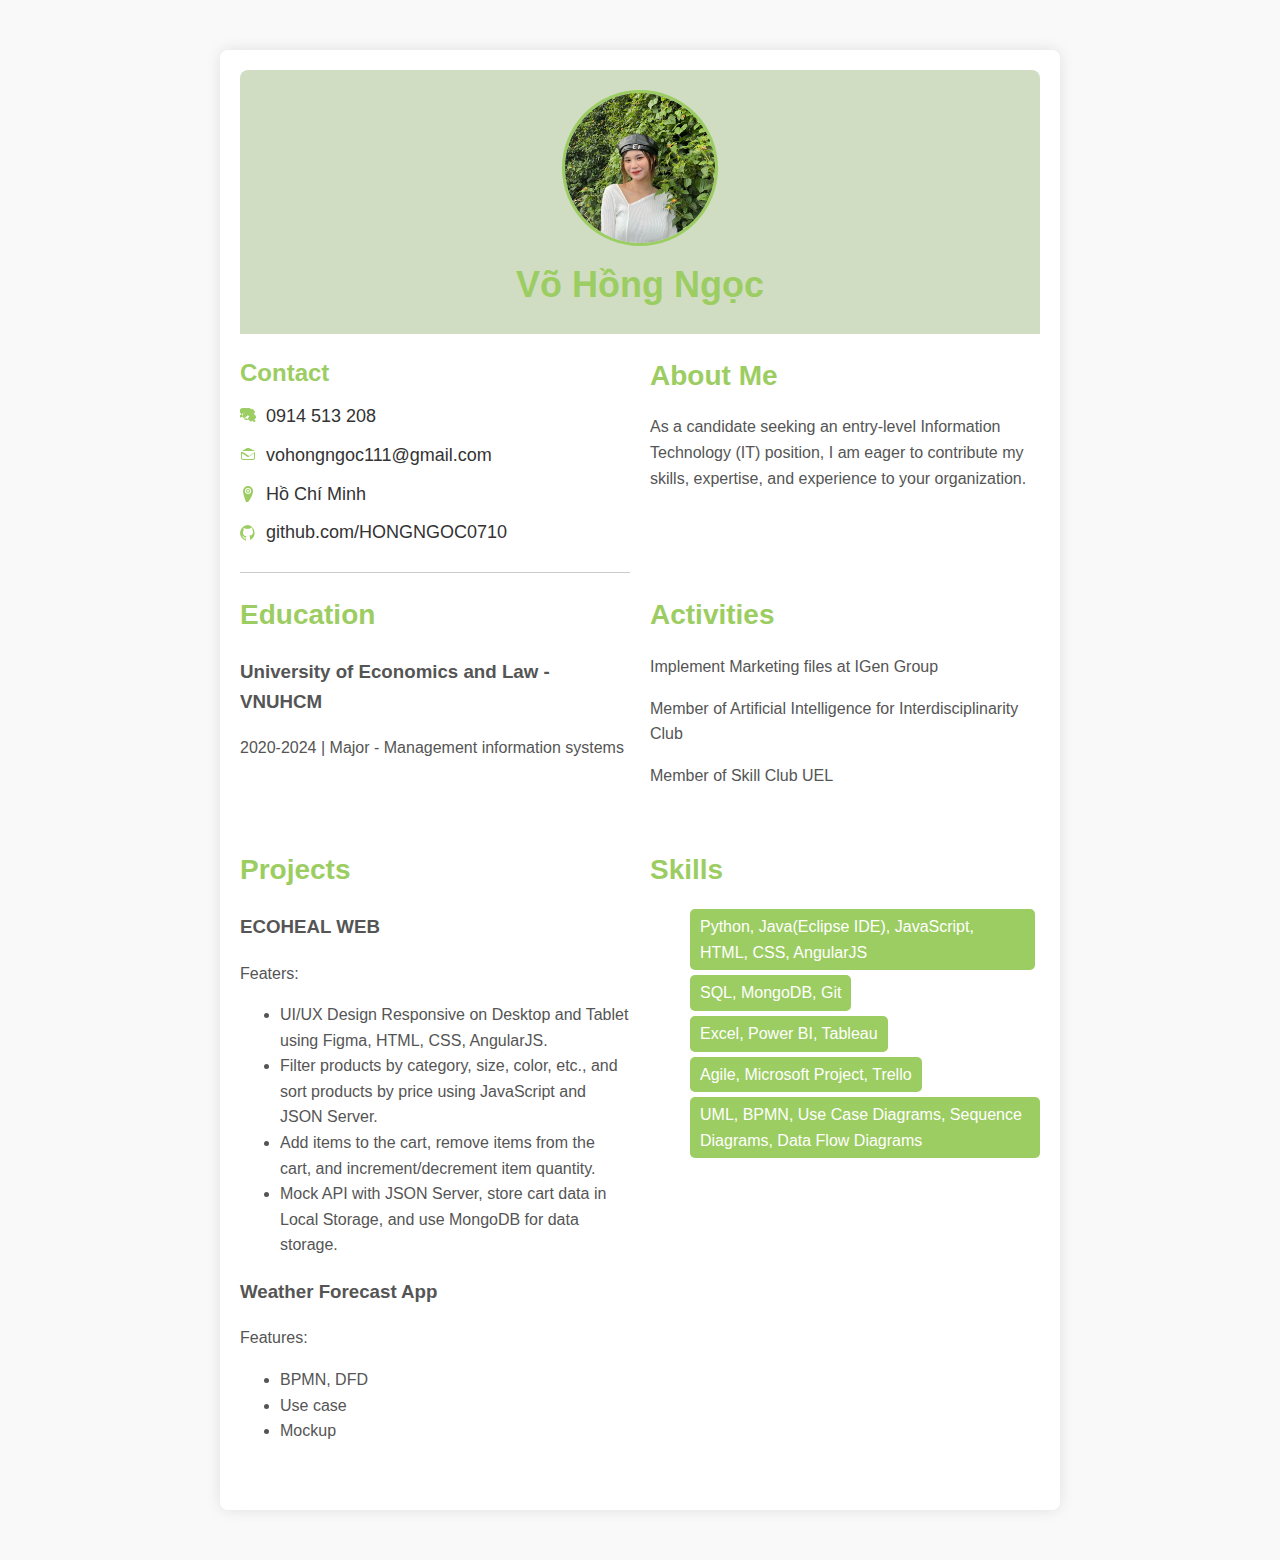
<file: index.html>
<!DOCTYPE html>
<html lang="en">
<head>
    <meta charset="UTF-8">
    <meta name="viewport" content="width=device-width, initial-scale=1.0">
    <title>Võ Hồng Ngọc - Business Analyst</title>
    <link rel="stylesheet" href="./BA.CSS">
</head>
<body>
    <div class="container">
        <header>
            <img src="./vohongngocavt.jpg" alt="Your Name">
            <h1>Võ Hồng Ngọc</h1>
<!--             <p>Business Analyst</p> -->
        </header>

        <div class="contact-info">
            <h2>Contact</h2>
            <ul>
                <li><svg xmlns="http://www.w3.org/2000/svg" width="16" height="16" fill="currentColor" class="bi bi-telephone" viewBox="0 0 16 16">
                        <path d="M11.354 1.146a1 1 0 0 1 1.414 0l2 2a1 1 0 0 1 0 1.414l-1.042 1.042a12.607 12.607 0 0 1 2.75 3.856 12.607 12.607 0 0 1-3.856 2.75l-1.042 1.042a1 1 0 0 1-1.414 0l-2-2a1 1 0 0 1 0-1.414l1.042-1.042a8.607 8.607 0 0 0-1.52-2.606 8.607 8.607 0 0 0-2.606-1.52l-1.042 1.042a1 1 0 0 1-1.414 0l-2-2a1 1 0 0 1 0-1.414l2-2a1 1 0 0 1 1.414 0l1.042 1.042a8.607 8.607 0 0 0 2.606-1.52 8.607 8.607 0 0 0 1.52-2.606L9.77.146zM6.854 3.293a1 1 0 0 1 1.414 0l.933.933c.276.276.27.713-.007.99a11.244 11.244 0 0 1-4.674 4.674 11.244 11.244 0 0 1-.99-.007l-.933-.933a1 1 0 0 1 0-1.414L6.854 3.293zm5.823 5.822c.9 1.136 1.774 2.288 2.61 3.45a1 1 0 0 1-1.323 1.323c-1.162-.836-2.314-1.71-3.45-2.61l1.164-1.164a5.748 5.748 0 0 0-.295-.433 5.748 5.748 0 0 0-.432-.295L12.677 9.115zm.56-1.02l-1.165 1.165a5.748 5.748 0 0 0-.295-.432 5.748 5.748 0 0 0-.433-.295L12.677 8.095c.144-.177.281-.348.41-.52.13-.17.258-.34.376-.515.116-.177.227-.355.33-.54zm.49-.856l-1.164 1.164a5.748 5.748 0 0 0-.295-.432 5.748 5.748 0 0 0-.433-.295L12.677 7.139c.143-.177.28-.348.41-.52.13-.17.258-.34.376-.515.116-.177.227-.355.33-.54zM6 0a6 6 0 0 1 6 6c0 3.084-2.233 5.643-5.175 5.935a1 1 0 0 1-.482-.04l-1.486-.396a1 1 0 0 1-.635-1.236l.5-1.625a6.021 6.021 0 0 1-2.253-.508l-.88 1.167a1 1 0 0 1-1.428 0L.04 8.65a1 1 0 0 1 0-1.427l1.166-.88a6.02 6.02 0 0 1-.507-2.253L1.04 4.964a1 1 0 0 1-1.236-.635l-.396-1.486a1 1 0 0 1-.04-.481A6 6 0 0 1 6 0zm0 2a4 4 0 0 0-4 4c0 1.116.46 2.116 1.197 2.83l.023.018c.41.316.865.557 1.33.718a4 4 0 0 0 2.83 1.197l.019.002c.41-.04.808-.157 1.182-.344l.939.626a4 4 0 0 0 1.197-2.83l.002-.019c-.044-.4-.157-.797-.343-1.17l.625-.94A4 4 0 0 0 10 6a4 4 0 0 0-4-4zm0 1a3 3 0 0 1 3 3c0 .654-.208 1.255-.558 1.75l-1.375-.916a1 1 0 0 0-1.177 0L3.56 9.75A2.963 2.963 0 0 1 3 7a3 3 0 0 1 3-3zm0 1a2 2 0 0 0-2 2c0 .344.088.66.23.938l-.938 1.406A2.982 2.982 0 0 0 3 7a2 2 0 0 0 2-2zm0 1a1 1 0 0 1 1 1c0 .255-.09.49-.236.677l-1.406.938A1.981 1.981 0 0 1 4 7a1 1 0 0 1 1-1z"/>
                    </svg> 0914 513 208</li>
                <li><svg xmlns="http://www.w3.org/2000/svg" width="16" height="16" fill="currentColor" class="bi bi-envelope" viewBox="0 0 16 16">
                        <path d="M8 1c.556 0 1.083.116 1.563.326L15.037 4H1.963L6.437 1.326A7.98 7.98 0 0 1 8 1zM1 5v6a2 2 0 0 0 2 2h10a2 2 0 0 0 2-2V5l-6 4-6-4zm1 1.25l6 3.998 6-3.998V11a1 1 0 0 1-1 1H3a1 1 0 0 1-1-1V6.25z"/>
                    </svg> vohongngoc111@gmail.com</li>
                <li><svg xmlns="http://www.w3.org/2000/svg" width="16" height="16" fill="currentColor" class="bi bi-geo-alt" viewBox="0 0 16 16">
                        <path d="M8 0a5 5 0 0 1 5 5c0 3.182-1.665 6.878-4.935 11.09a1.484 1.484 0 0 1-2.13 0C4.665 11.878 3 8.182 3 5a5 5 0 0 1 5-5zm0 2a3 3 0 1 0 0 6 3 3 0 0 0 0-6zm0 1a2 2 0 1 1 0 4 2 2 0 0 1 0-4zm0 1a1 1 0 1 0 0 2 1 1 0 0 0 0-2z"/>
                    </svg> Hồ Chí Minh</li>
                <li><svg xmlns="http://www.w3.org/2000/svg" width="16" height="16" fill="currentColor" class="bi bi-github" viewBox="0 0 16 16">
                        <path d="M8 0a8 8 0 0 0-2.527 15.573c.4.074.547-.174.547-.386 0-.192-.007-.878-.012-1.602-2.226.485-2.695-1.07-2.695-1.07-.364-.927-.89-1.174-.89-1.174-.728-.496.055-.486.055-.486.805.056 1.228.827 1.228.827.713 1.18 1.868.84 2.323.643.072-.516.28-.84.51-1.033-1.784-.2-3.655-.884-3.655-3.93 0-.867.31-1.575.824-2.131-.083-.202-.36-1.011.079-2.106 0 0 .67-.215 2.2.82.638-.177 1.32-.265 2-.268.68.003 1.362.09 2-.268 1.53-1.036 2.2-.82 2.2-.82.44 1.095.163 1.904.08 2.106.514.556.823 1.264.823 2.13 0 3.053-1.872 3.73-3.66 3.925.288.247.54.733.54 1.48 0 1.067-.01 1.927-.010 2.188 0 .212.144.46.55.382A8 8 0 0 0 8 0z"/>
                    </svg> <a style="color: #333;" href="https://github.com/HONGNGOC0710" target="_blank">github.com/HONGNGOC0710</a></li>
            </ul>
        </div>

        <div class="section">
            <h2 class="section-title">About Me</h2>
            <div class="section-content">
                <p>
                    As a candidate seeking an entry-level Information Technology (IT) position, I am eager to contribute my skills, expertise, and experience to your organization.
                </p>
            </div>
        </div>

        <div class="section">
            <h2 class="section-title">Education</h2>
            <div class="section-content">
                <h3>University of Economics and Law - VNUHCM</h3>
                <p>2020-2024 | Major - Management information systems</p>
            </div>
        </div>

        <div class="section">
            <h2 class="section-title">Activities</h2>
            <div class="section-content">
                <p>Implement Marketing files at IGen Group</p>
                <p>Member of Artificial Intelligence for Interdisciplinarity Club</p>
                <p>Member of Skill Club UEL</p>
            </div>
        </div>

        <div class="section">
            <h2 class="section-title">Projects</h2>
            <div class="section-content">
                <h3>ECOHEAL WEB</h3>
                <p>Featers: </p>
                <ul>
                    <li>UI/UX Design Responsive on Desktop and Tablet using Figma, HTML, CSS, AngularJS.</li>
                    <li>Filter products by category, size, color, etc., and sort products by price using JavaScript and JSON Server.</li>
                    <li>Add items to the cart, remove items from the cart, and increment/decrement item quantity.</li>
                    <li>Mock API with JSON Server, store cart data in Local Storage, and use MongoDB for data storage.</li>
<!--                     <li>Mock API with JSON Server</li> -->
                </ul>
                <p></p>
                <h3>Weather Forecast App</h3>
                <p>Features:</p>
                <ul>
                    <li>BPMN, DFD</li>
                    <li>Use case</li>
                    <li>Mockup</li>
                </ul>
            </div>
        </div>

        <div class="section">
            <h2 class="section-title">Skills</h2>
            <div class="section-content">
                <ul class="skill-list">
                    <li>Python, Java(Eclipse IDE), JavaScript, HTML, CSS, AngularJS</li>
                    <li>SQL, MongoDB, Git</li>
                    <li>Excel, Power BI, Tableau</li>
                    <li>Agile, Microsoft Project, Trello</li>
                    <li>UML, BPMN, Use Case Diagrams, Sequence Diagrams, Data Flow Diagrams</li>
                </ul>
            </div>
        </div>

    </div>
</body>
</html>
</file>
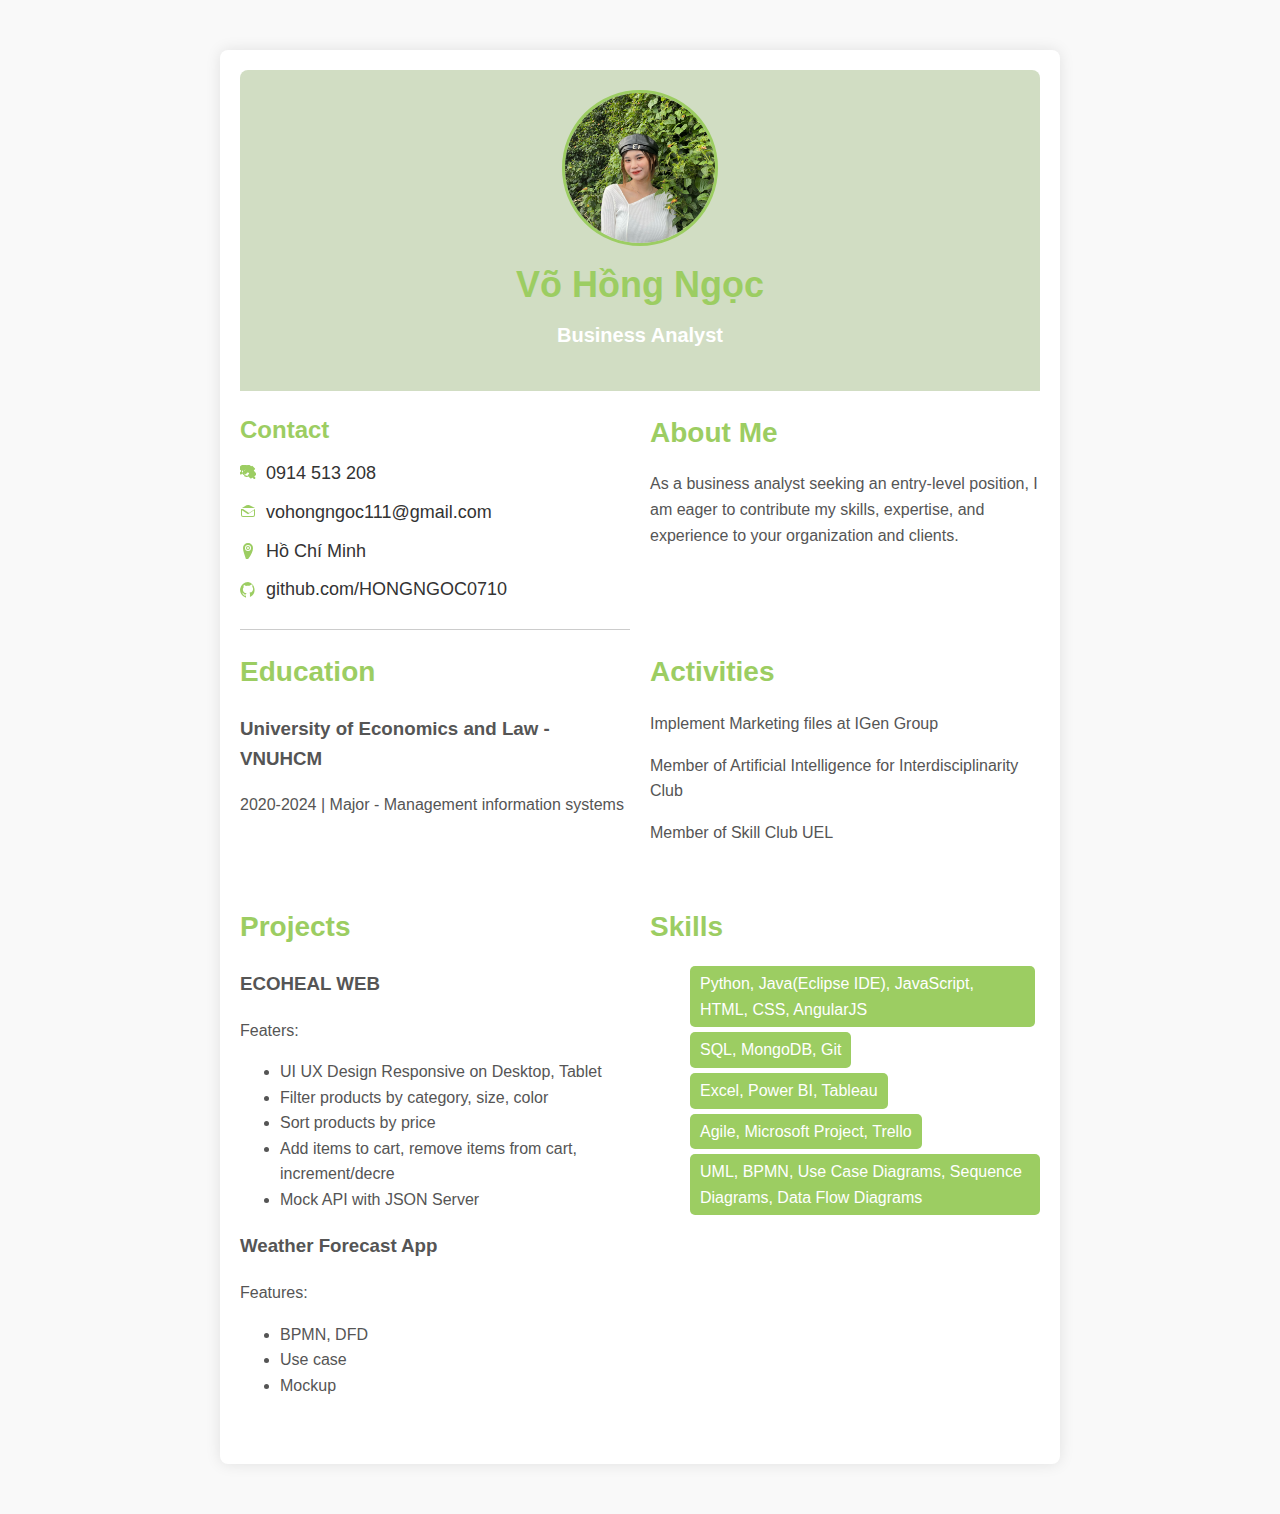
<file: BA.HTML>
<!DOCTYPE html>
<html lang="en">
<head>
    <meta charset="UTF-8">
    <meta name="viewport" content="width=device-width, initial-scale=1.0">
    <title>Võ Hồng Ngọc - Business Analyst</title>
    <link rel="stylesheet" href="./BA.CSS">
</head>
<body>
    <div class="container">
        <header>
            <img src="./vohongngocavt.jpg" alt="Your Name">
            <h1>Võ Hồng Ngọc</h1>
            <p>Business Analyst</p>
        </header>

        <div class="contact-info">
            <h2>Contact</h2>
            <ul>
                <li><svg xmlns="http://www.w3.org/2000/svg" width="16" height="16" fill="currentColor" class="bi bi-telephone" viewBox="0 0 16 16">
                        <path d="M11.354 1.146a1 1 0 0 1 1.414 0l2 2a1 1 0 0 1 0 1.414l-1.042 1.042a12.607 12.607 0 0 1 2.75 3.856 12.607 12.607 0 0 1-3.856 2.75l-1.042 1.042a1 1 0 0 1-1.414 0l-2-2a1 1 0 0 1 0-1.414l1.042-1.042a8.607 8.607 0 0 0-1.52-2.606 8.607 8.607 0 0 0-2.606-1.52l-1.042 1.042a1 1 0 0 1-1.414 0l-2-2a1 1 0 0 1 0-1.414l2-2a1 1 0 0 1 1.414 0l1.042 1.042a8.607 8.607 0 0 0 2.606-1.52 8.607 8.607 0 0 0 1.52-2.606L9.77.146zM6.854 3.293a1 1 0 0 1 1.414 0l.933.933c.276.276.27.713-.007.99a11.244 11.244 0 0 1-4.674 4.674 11.244 11.244 0 0 1-.99-.007l-.933-.933a1 1 0 0 1 0-1.414L6.854 3.293zm5.823 5.822c.9 1.136 1.774 2.288 2.61 3.45a1 1 0 0 1-1.323 1.323c-1.162-.836-2.314-1.71-3.45-2.61l1.164-1.164a5.748 5.748 0 0 0-.295-.433 5.748 5.748 0 0 0-.432-.295L12.677 9.115zm.56-1.02l-1.165 1.165a5.748 5.748 0 0 0-.295-.432 5.748 5.748 0 0 0-.433-.295L12.677 8.095c.144-.177.281-.348.41-.52.13-.17.258-.34.376-.515.116-.177.227-.355.33-.54zm.49-.856l-1.164 1.164a5.748 5.748 0 0 0-.295-.432 5.748 5.748 0 0 0-.433-.295L12.677 7.139c.143-.177.28-.348.41-.52.13-.17.258-.34.376-.515.116-.177.227-.355.33-.54zM6 0a6 6 0 0 1 6 6c0 3.084-2.233 5.643-5.175 5.935a1 1 0 0 1-.482-.04l-1.486-.396a1 1 0 0 1-.635-1.236l.5-1.625a6.021 6.021 0 0 1-2.253-.508l-.88 1.167a1 1 0 0 1-1.428 0L.04 8.65a1 1 0 0 1 0-1.427l1.166-.88a6.02 6.02 0 0 1-.507-2.253L1.04 4.964a1 1 0 0 1-1.236-.635l-.396-1.486a1 1 0 0 1-.04-.481A6 6 0 0 1 6 0zm0 2a4 4 0 0 0-4 4c0 1.116.46 2.116 1.197 2.83l.023.018c.41.316.865.557 1.33.718a4 4 0 0 0 2.83 1.197l.019.002c.41-.04.808-.157 1.182-.344l.939.626a4 4 0 0 0 1.197-2.83l.002-.019c-.044-.4-.157-.797-.343-1.17l.625-.94A4 4 0 0 0 10 6a4 4 0 0 0-4-4zm0 1a3 3 0 0 1 3 3c0 .654-.208 1.255-.558 1.75l-1.375-.916a1 1 0 0 0-1.177 0L3.56 9.75A2.963 2.963 0 0 1 3 7a3 3 0 0 1 3-3zm0 1a2 2 0 0 0-2 2c0 .344.088.66.23.938l-.938 1.406A2.982 2.982 0 0 0 3 7a2 2 0 0 0 2-2zm0 1a1 1 0 0 1 1 1c0 .255-.09.49-.236.677l-1.406.938A1.981 1.981 0 0 1 4 7a1 1 0 0 1 1-1z"/>
                    </svg> 0914 513 208</li>
                <li><svg xmlns="http://www.w3.org/2000/svg" width="16" height="16" fill="currentColor" class="bi bi-envelope" viewBox="0 0 16 16">
                        <path d="M8 1c.556 0 1.083.116 1.563.326L15.037 4H1.963L6.437 1.326A7.98 7.98 0 0 1 8 1zM1 5v6a2 2 0 0 0 2 2h10a2 2 0 0 0 2-2V5l-6 4-6-4zm1 1.25l6 3.998 6-3.998V11a1 1 0 0 1-1 1H3a1 1 0 0 1-1-1V6.25z"/>
                    </svg> vohongngoc111@gmail.com</li>
                <li><svg xmlns="http://www.w3.org/2000/svg" width="16" height="16" fill="currentColor" class="bi bi-geo-alt" viewBox="0 0 16 16">
                        <path d="M8 0a5 5 0 0 1 5 5c0 3.182-1.665 6.878-4.935 11.09a1.484 1.484 0 0 1-2.13 0C4.665 11.878 3 8.182 3 5a5 5 0 0 1 5-5zm0 2a3 3 0 1 0 0 6 3 3 0 0 0 0-6zm0 1a2 2 0 1 1 0 4 2 2 0 0 1 0-4zm0 1a1 1 0 1 0 0 2 1 1 0 0 0 0-2z"/>
                    </svg> Hồ Chí Minh</li>
                <li><svg xmlns="http://www.w3.org/2000/svg" width="16" height="16" fill="currentColor" class="bi bi-github" viewBox="0 0 16 16">
                        <path d="M8 0a8 8 0 0 0-2.527 15.573c.4.074.547-.174.547-.386 0-.192-.007-.878-.012-1.602-2.226.485-2.695-1.07-2.695-1.07-.364-.927-.89-1.174-.89-1.174-.728-.496.055-.486.055-.486.805.056 1.228.827 1.228.827.713 1.18 1.868.84 2.323.643.072-.516.28-.84.51-1.033-1.784-.2-3.655-.884-3.655-3.93 0-.867.31-1.575.824-2.131-.083-.202-.36-1.011.079-2.106 0 0 .67-.215 2.2.82.638-.177 1.32-.265 2-.268.68.003 1.362.09 2-.268 1.53-1.036 2.2-.82 2.2-.82.44 1.095.163 1.904.08 2.106.514.556.823 1.264.823 2.13 0 3.053-1.872 3.73-3.66 3.925.288.247.54.733.54 1.48 0 1.067-.01 1.927-.010 2.188 0 .212.144.46.55.382A8 8 0 0 0 8 0z"/>
                    </svg> <a style="color: #333;" href="https://github.com/HONGNGOC0710" target="_blank">github.com/HONGNGOC0710</a></li>
            </ul>
        </div>

        <div class="section">
            <h2 class="section-title">About Me</h2>
            <div class="section-content">
                <p>
                    As a business analyst seeking an entry-level position, I am eager to contribute my skills, expertise, and experience to your organization and clients.
                </p>
            </div>
        </div>

        <div class="section">
            <h2 class="section-title">Education</h2>
            <div class="section-content">
                <h3>University of Economics and Law - VNUHCM</h3>
                <p>2020-2024 | Major - Management information systems</p>
            </div>
        </div>

        <div class="section">
            <h2 class="section-title">Activities</h2>
            <div class="section-content">
                <p>Implement Marketing files at IGen Group</p>
                <p>Member of Artificial Intelligence for Interdisciplinarity Club</p>
                <p>Member of Skill Club UEL</p>
            </div>
        </div>

        <div class="section">
            <h2 class="section-title">Projects</h2>
            <div class="section-content">
                <h3>ECOHEAL WEB</h3>
                <p>Featers: </p>
                <ul>
                    <li>UI UX Design Responsive on Desktop, Tablet</li>
                    <li>Filter products by category, size, color</li>
                    <li>Sort products by price</li>
                    <li>Add items to cart, remove items from cart, increment/decre</li>
                    <li>Mock API with JSON Server</li>
                </ul>
                <p></p>
                <h3>Weather Forecast App</h3>
                <p>Features:</p>
                <ul>
                    <li>BPMN, DFD</li>
                    <li>Use case</li>
                    <li>Mockup</li>
                </ul>
            </div>
        </div>

        <div class="section">
            <h2 class="section-title">Skills</h2>
            <div class="section-content">
                <ul class="skill-list">
                    <li>Python, Java(Eclipse IDE), JavaScript, HTML, CSS, AngularJS</li>
                    <li>SQL, MongoDB, Git</li>
                    <li>Excel, Power BI, Tableau</li>
                    <li>Agile, Microsoft Project, Trello</li>
                    <li>UML, BPMN, Use Case Diagrams, Sequence Diagrams, Data Flow Diagrams</li>
                </ul>
            </div>
        </div>

    </div>
</body>
</html>
</file>
<file: BA.CSS>
/* Global Styles */
body {
    font-family: 'Segoe UI', Tahoma, Geneva, Verdana, sans-serif;
    line-height: 1.6;
    margin: 0;
    padding: 0;
    background-color: #f9f9f9;
}

a {
    color: #9CCD62;
    text-decoration: none;
}

a:hover {
    text-decoration: underline;
}

/* Container Styles */
.container {
    max-width: 800px;
    margin: 50px auto;
    padding: 20px;
    border-radius: 8px;
    box-shadow: 0 0 10px rgba(0, 0, 0, 0.1);
    background-color: #ffffff;
    display: grid;
    grid-template-columns: 1fr 1fr;
    gap: 20px;
}

/* Header Styles */
header {
    text-align: center;
    grid-column: span 2;
    width: 100%;
    padding: 20px 0;
    background-color: #d1ddc3;
    border-radius: 8px 8px 0 0;
    color: #fff;
}

header img {
    display: block;
    margin: 0 auto 10px;
    width: 150px;
    height: 150px;
    border-radius: 50%;
    object-fit: cover;
    border: 3px solid #9CCD62;
}

header h1 {
    font-size: 36px;
    margin: 0;
    color: #9CCD62;
}

header p {
    font-size: 20px;
    color: #fff;
    font-weight: bold;
    margin-top: 5px;
}

/* Contact Info Styles */
.contact-info {
    flex: 1;
    border-bottom: 1px solid #ccc;
    padding-bottom: 15px;
}

.contact-info h2 {
    font-size: 24px;
    color: #9CCD62;
    margin-top: 0;
    margin-bottom: 10px;
}

.contact-info ul {
    list-style: none;
    padding: 0;
    margin: 0;
}

.contact-info li {
    margin-bottom: 10px;
    display: flex;
    align-items: center;
    font-size: 18px;
}

.contact-info li svg {
    margin-right: 10px;
    color: #9CCD62;
}

/* Section Styles */
.section {
    flex: 1;
    margin-bottom: 30px;
}

.section-title {
    font-size: 28px;
    margin: 0;
    color: #9CCD62;
}

.section-content {
    color: #555;
}

.section-content p {
    margin-bottom: 10px;
}

/* Skill List Styles */
.skill-list {
    color: #555;
    display: flex;
    flex-wrap: wrap;
}

.skill-list li {
    background-color: #9CCD62;
    color: #fff;
    padding: 5px 10px;
    margin-right: 5px;
    margin-bottom: 5px;
    border-radius: 5px;
}

.skill-list li:last-child {
    margin-right: 0;
}

/* Additional Styling */
body {
    color: #333;
}

.container {
    box-shadow: 0 0 15px rgba(0, 0, 0, 0.1);
}

.contact-info h2 {
    color: #9CCD62;
}

.skill-list li {
    background-color: #9CCD62;
    color: #fff;
}
</file>
